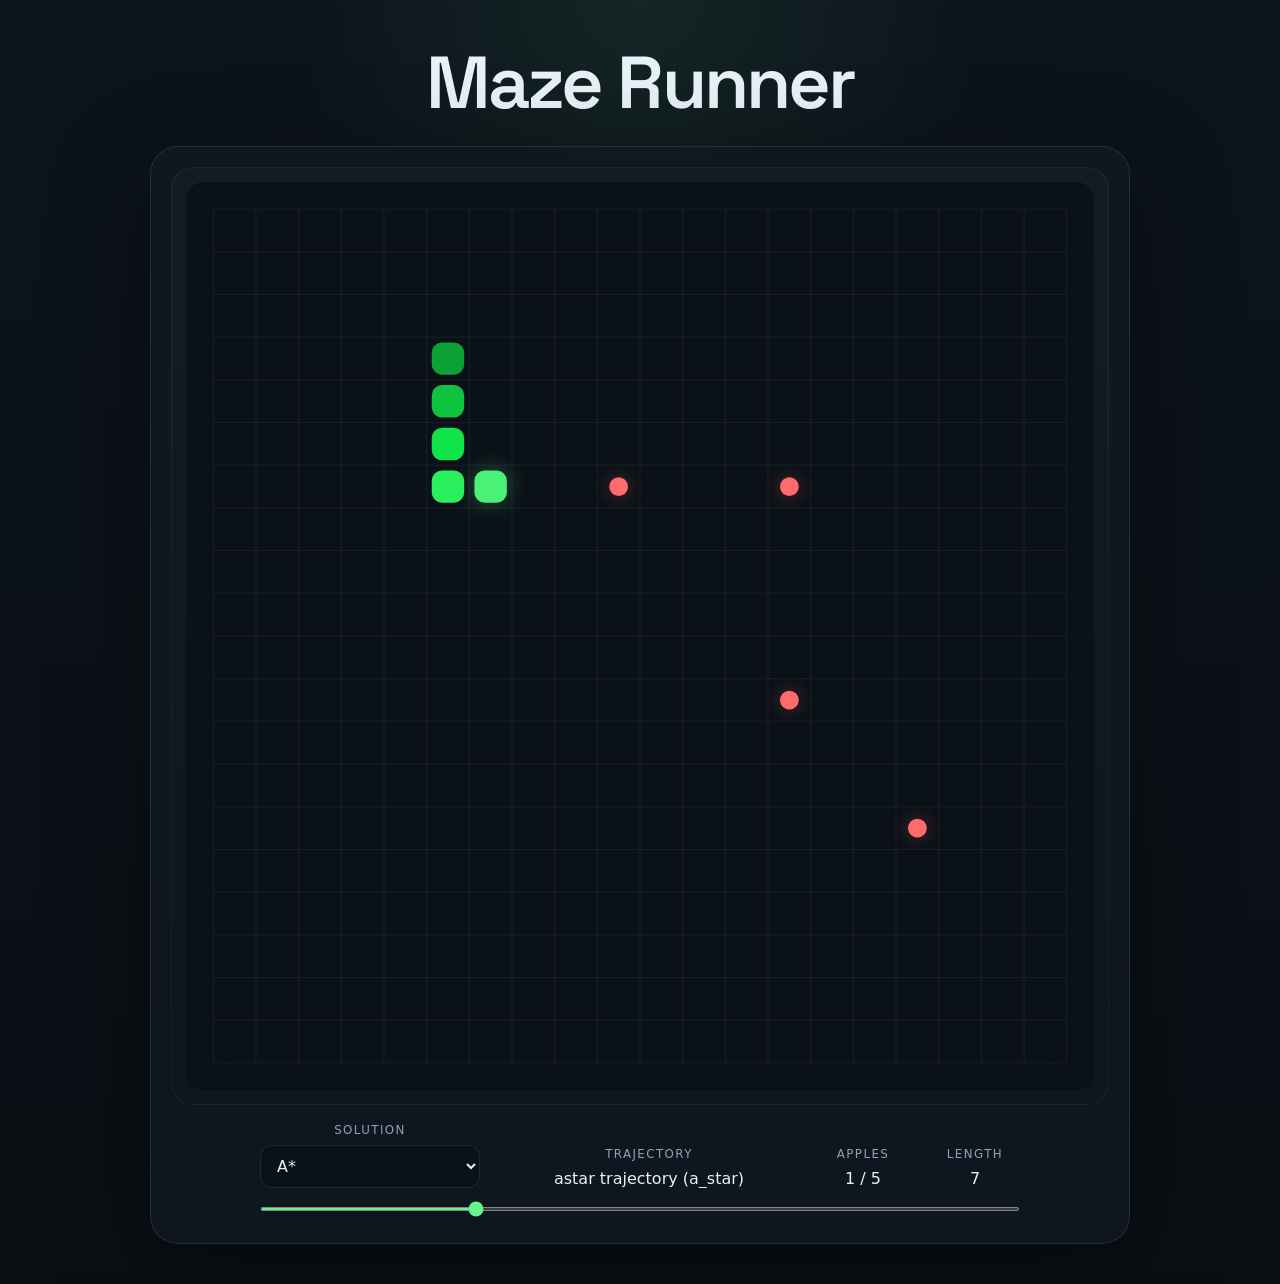
<file: frontend/index.html>
<!DOCTYPE html>
<html lang="en">
  <head>
    <meta charset="UTF-8" />
    <meta name="viewport" content="width=device-width, initial-scale=1.0" />
    <title>Mazerunner Trajectory Player</title>
    <link rel="preconnect" href="https://fonts.googleapis.com" />
    <link rel="preconnect" href="https://fonts.gstatic.com" crossorigin />
    <link href="https://fonts.googleapis.com/css2?family=Space+Grotesk:wght@500;600;700&display=swap" rel="stylesheet" />
    <link rel="stylesheet" href="./styles.css" />
  </head>
  <body>
    <main class="shell">
      <section class="hero">
        <h1>Maze Runner</h1>
      </section>

      <section class="player">
        <div class="player__board">
          <canvas id="board" aria-label="Snake trajectory board"></canvas>
        </div>

        <div class="player__bar">
          <label class="meta-item meta-item--picker" for="trajectoryPicker">
            <p class="meta-label">Solution</p>
            <select id="trajectoryPicker" class="picker" aria-label="Choose trajectory"></select>
          </label>
          <div class="meta-item">
            <p class="meta-label">Trajectory</p>
            <p class="meta-value" id="titleLabel">Loading...</p>
          </div>
          <div class="meta-item meta-item--metric">
            <p class="meta-label">Apples</p>
            <p class="meta-value" id="appleLabel">0 / 0</p>
          </div>
          <div class="meta-item meta-item--metric">
            <p class="meta-label">Length</p>
            <p class="meta-value" id="lengthLabel">0 / 0</p>
          </div>
        </div>

        <div class="player__timeline">
          <input id="timeline" type="range" min="0" max="0" value="0" step="1" aria-label="Trajectory timeline" />
        </div>
      </section>
    </main>

    <script type="module" src="./app.js"></script>
  </body>
</html>
</file>
<file: frontend/styles.css>
:root {
  color-scheme: dark;
  --bg: #0a0f14;
  --bg-soft: #111923;
  --panel: rgba(17, 25, 35, 0.82);
  --panel-border: rgba(185, 214, 255, 0.12);
  --text: #e8f1f7;
  --muted: #8fa3b5;
  --accent: #65f38c;
  --accent-soft: rgba(101, 243, 140, 0.18);
  --apple: #ff6b6b;
}

* {
  box-sizing: border-box;
}

body {
  margin: 0;
  min-height: 100vh;
  font-family: Inter, ui-sans-serif, system-ui, -apple-system, BlinkMacSystemFont, "Segoe UI", sans-serif;
  background:
    radial-gradient(circle at top, rgba(101, 243, 140, 0.08), transparent 24%),
    linear-gradient(180deg, #0d141c 0%, var(--bg) 100%);
  color: var(--text);
}

.shell {
  width: min(980px, calc(100vw - 32px));
  margin: 0 auto;
  padding: 48px 0 40px;
}

.hero {
  display: flex;
  justify-content: center;
  margin-bottom: 28px;
}

.meta-label {
  text-transform: uppercase;
  letter-spacing: 0.12em;
  font-size: 0.74rem;
}

.meta-label {
  color: var(--muted);
  margin: 0 0 8px;
}

h1 {
  margin: 0;
  font-size: clamp(2.4rem, 6vw, 4.6rem);
  line-height: 0.95;
  font-weight: 600;
  font-family: "Space Grotesk", Inter, ui-sans-serif, system-ui, sans-serif;
  text-align: center;
  letter-spacing: -0.04em;
}

.player {
  padding: 20px;
  border: 1px solid var(--panel-border);
  border-radius: 28px;
  background: var(--panel);
  backdrop-filter: blur(16px);
  box-shadow: 0 28px 100px rgba(0, 0, 0, 0.35);
}

.player__board {
  padding: 14px;
  border-radius: 22px;
  background: linear-gradient(180deg, rgba(255, 255, 255, 0.02), rgba(255, 255, 255, 0));
  border: 1px solid rgba(255, 255, 255, 0.05);
}

#board {
  display: block;
  width: 100%;
  aspect-ratio: 1;
  border-radius: 18px;
  background: #0b1118;
}

.player__bar {
  display: grid;
  grid-template-columns: minmax(170px, 220px) minmax(220px, 1fr) minmax(70px, 90px) minmax(70px, 90px);
  justify-content: center;
  align-items: end;
  column-gap: 22px;
  row-gap: 10px;
  width: min(100%, 760px);
  margin: 18px auto 8px;
}

.meta-item {
  min-width: 0;
  text-align: center;
}

.meta-item--picker {
  display: block;
}

.meta-item--metric {
  text-align: center;
}

.meta-value {
  margin: 0;
  font-size: 1rem;
}

#titleLabel {
  white-space: nowrap;
  overflow: hidden;
  text-overflow: ellipsis;
}

.picker {
  width: 100%;
  padding: 10px 12px;
  border: 1px solid var(--panel-border);
  border-radius: 12px;
  font: inherit;
  color: var(--text);
  background: rgba(11, 17, 24, 0.9);
}

.picker:disabled {
  opacity: 0.65;
  cursor: not-allowed;
}

.player__timeline {
  width: min(100%, 760px);
  margin: 0 auto 8px;
}

input[type="range"] {
  width: 100%;
  margin: 0;
  accent-color: var(--accent);
}

input[type="range"]::-webkit-slider-runnable-track {
  height: 4px;
}

input[type="range"]::-webkit-slider-thumb {
  margin-top: -6px;
}

input[type="range"]::-moz-range-track {
  height: 4px;
}

@media (max-width: 760px) {
  .shell {
    width: min(100vw - 20px, 980px);
    padding-top: 28px;
  }

  .player {
    padding: 14px;
    border-radius: 22px;
  }

  .player__bar {
    grid-template-columns: repeat(2, minmax(0, 1fr));
    column-gap: 14px;
    row-gap: 12px;
  }
}

@media (max-width: 520px) {
  .player__bar {
    grid-template-columns: minmax(0, 1fr);
  }
}
</file>
